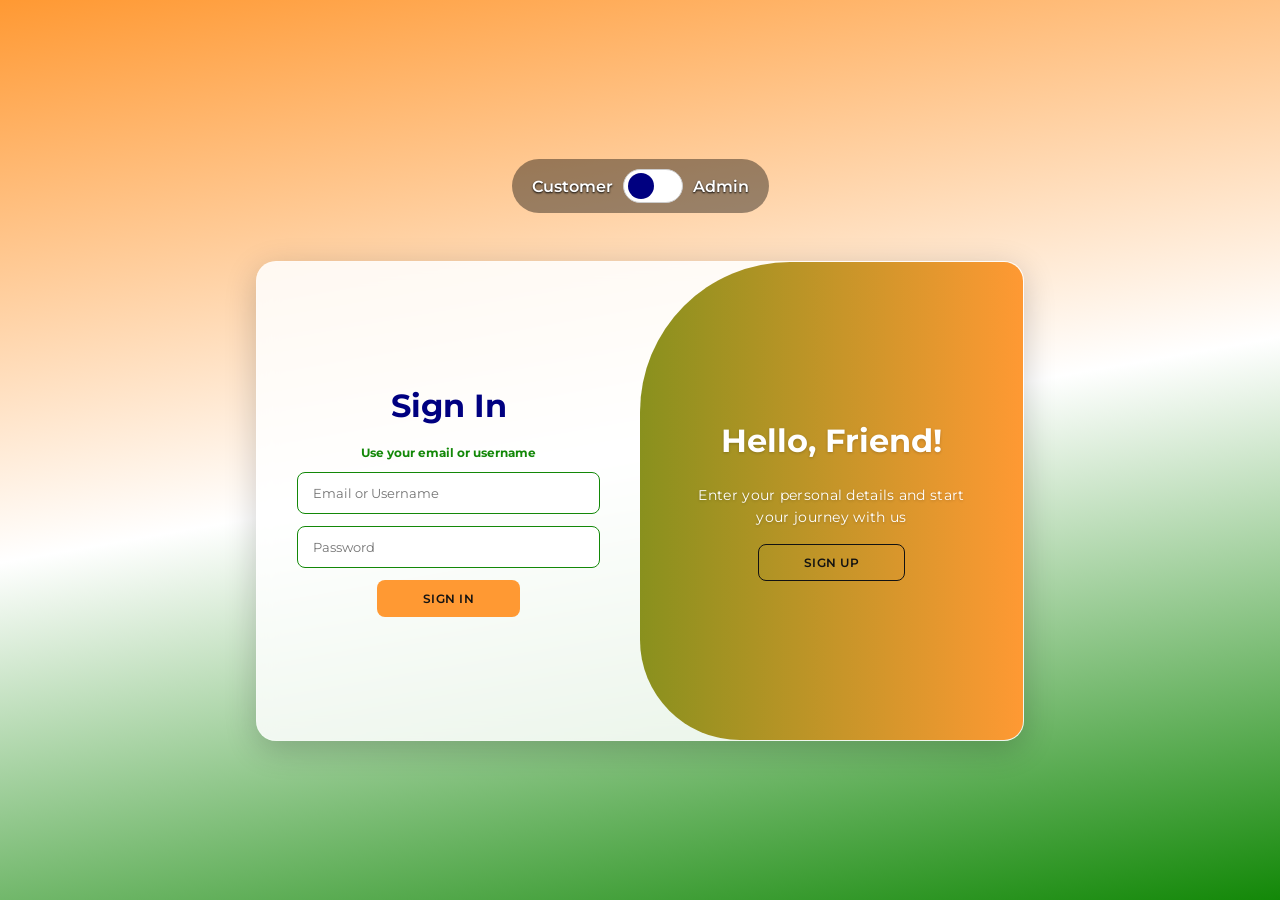
<file: index.html>
<!DOCTYPE html>
<html lang="en">
<head>
<meta charset="UTF-8">
<meta name="viewport" content="width=device-width, initial-scale=1.0">
<title>Customer/Admin Sign In</title>
<style>
@import url("https://fonts.googleapis.com/css2?family=Montserrat:wght@300;400;500;600;700&display=swap");

* { margin: 0; padding: 0; box-sizing: border-box; font-family: "Montserrat", sans-serif; }

body {
    background: linear-gradient(170deg, #FF9933, #FFFFFF, #138808);
    background-attachment: fixed;
    display: flex;
    align-items: center;
    justify-content: center;
    flex-direction: column;
    min-height: 100vh;
    gap: 2rem;
    padding: 1rem;
}

.container {
    position: relative;
    overflow: hidden;
    width: 768px;
    max-width: 100%;
    min-height: 480px;
    background: rgba(255, 255, 255, 0.85);
    backdrop-filter: blur(10px);
    border-radius: 20px;
    border: 1px solid rgba(255, 255, 255, 0.2);
    box-shadow: 0 8px 32px 0 rgba(0, 0, 0, 0.2);
}

.container h1 { color: #000080; margin-bottom: 0.5rem; }
.container p { font-size: 14px; line-height: 1.6; letter-spacing: 0.3px; color: #333; padding: 0 1rem; }
.container span { font-size: 12px; color: #138808; font-weight: bold; }
.container a { color: #138808; font-size: 13px; text-decoration: none; }
.container a:hover { text-decoration: underline; }

.container button { background-color: #FF9933; color: #121212; font-size: 12px; padding: 10px 45px; border: 1px solid transparent; border-radius: 8px; font-weight: 600; letter-spacing: 0.5px; text-transform: uppercase; cursor: pointer; transition: transform 0.2s ease; }
.container button:hover { transform: scale(1.05); }
.container button.hidden { background-color: transparent; border-color: #121212; color: #121212; }

.container form { background-color: transparent; display: flex; flex-direction: column; justify-content: center; align-items: center; gap: 0.75rem; padding: 0 40px; height: 100%; width: 100%; }
.container input { background-color: #fff; border: 1px solid #138808; padding: 12px 15px; font-size: 13px; border-radius: 8px; width: 100%; outline: none; color: #333; margin: 0; }
.container input:focus { border-color: #FF9933; }

.social-icons { margin-top: 1rem; }
.social-icons a { border: 1px solid #138808; border-radius: 50%; display: inline-flex; justify-content: center; align-items: center; margin: 0 5px; width: 40px; height: 40px; color: #138808; transition: background-color 0.2s, color 0.2s; }
.social-icons a:hover { background-color: #138808; color: #fff; }

.toggle { height: 100%; background: linear-gradient(to right, #138808, #FF9933); color: #fff; position: relative; left: -100%; width: 200%; transform: translateX(0); transition: all 0.6s ease-in-out; }
.toggle-panel h1, .toggle-panel p { color: #fff; text-shadow: 0 1px 3px rgba(0,0,0,0.2); }
.container.active .toggle { transform: translateX(50%); }

.login-toggle-container { display: flex; align-items: center; justify-content: center; gap: 10px; margin-bottom: 1rem; padding: 10px 20px; background: rgba(0,0,0,0.4); border-radius: 50px; }
.toggle-label { font-weight: 600; color: #fff; text-shadow: 0 1px 2px #000; }
.toggle-switch { position: relative; display: inline-block; width: 60px; height: 34px; }
.toggle-switch input { opacity: 0; width: 0; height: 0; }
.slider { position: absolute; cursor: pointer; top: 0; left: 0; right: 0; bottom: 0; background-color: #fff; border: 1px solid #ccc; transition: .4s; border-radius: 34px; }
.slider:before { position: absolute; content: ""; height: 26px; width: 26px; left: 4px; bottom: 3px; background-color: #000080; transition: .4s; border-radius: 50%; }
input:checked + .slider { background-color: #138808; }
input:checked + .slider:before { background-color: #FF9933; transform: translateX(26px); }

.form-container { position: absolute; top: 0; height: 100%; transition: transform 0.6s ease-in-out, opacity 0.6s ease-in-out, z-index 0.6s ease-in-out; }
.sign-in { left: 0; width: 50%; z-index: 2; }
.container.active .sign-in { transform: translateX(100%); opacity: 0; z-index: 1; }
.sign-up { left: 0; width: 50%; opacity: 0; z-index: 1; }
.container.active .sign-up { transform: translateX(100%); opacity: 1; z-index: 5; animation: move 0.6s; }

@keyframes move { 0%, 49.99% { opacity: 0; z-index: 1; } 50%, 100% { opacity: 1; z-index: 5; } }

.toggle-container { position: absolute; top: 0; left: 50%; width: 50%; height: 100%; overflow: hidden; transition: all 0.6s ease-in-out; border-radius: 150px 0 0 100px; z-index: 100; }
.container.active .toggle-container { transform: translateX(-100%); border-radius: 0 150px 100px 0; }
.toggle-panel { position: absolute; width: 50%; height: 100%; display: flex; flex-direction: column; align-items: center; justify-content: center; gap: 1rem; padding: 0 40px; text-align: center; top: 0; transform: translateX(0); transition: all 0.6s ease-in-out; }
.toggle-left { transform: translateX(-200%); }
.container.active .toggle-left { transform: translateX(0); }
.toggle-right { right: 0; transform: translateX(0); }
.container.active .toggle-right { transform: translateX(200%); }
.hidden-visually { display: none !important; }
</style>
</head>
<body>

<!-- Customer/Admin Toggle -->
<div class="login-toggle-container">
    <span class="toggle-label">Customer</span>
    <label class="toggle-switch">
        <input type="checkbox" id="role-toggle">
        <span class="slider"></span>
    </label>
    <span class="toggle-label">Admin</span>
</div>

<!-- Main Form Container -->
<div class="container" id="container">
    <div class="form-container sign-up">
        <form id="signup-form">
            <h1>Create Account</h1>
            <span>Use your email for registration</span>
            <input type="text" id="signup-name" placeholder="Name" required />
            <input type="email" id="signup-email" placeholder="Email" required />
            <input type="password" id="signup-password" placeholder="Password" required />
            <button type="submit">Sign Up</button>
        </form>
    </div>
    <div class="form-container sign-in">
        <form id="signin-form">
            <h1>Sign In</h1>
            <span>Use your email or username</span>
            <input type="text" id="signin-email-user" placeholder="Email or Username" required />
            <input type="password" id="signin-password" placeholder="Password" required/>
            <button type="submit">Sign In</button>
        </form>
    </div>
    <div class="toggle-container">
        <div class="toggle">
            <div class="toggle-panel toggle-left">
                <h1>Welcome Back!</h1>
                <p>To keep connected please sign in with your details</p>
                <button class="hidden" id="login">Sign In</button>
            </div>
            <div class="toggle-panel toggle-right">
                <h1>Hello, Friend!</h1>
                <p>Enter your personal details and start your journey with us</p>
                <button class="hidden" id="register">Sign Up</button>
            </div>
        </div>
    </div>
</div>

<script>
    // Local Storage Helpers
    function getUsers() { return JSON.parse(localStorage.getItem('users') || '[]'); }
    function saveUsers(users) { localStorage.setItem('users', JSON.stringify(users)); }

    // Toggle Container Animation
    const container = document.getElementById('container');
    document.getElementById('register').addEventListener('click', () => container.classList.add('active'));
    document.getElementById('login').addEventListener('click', () => container.classList.remove('active'));

    const roleToggle = document.getElementById('role-toggle');
     const signInForm = document.getElementById('signin-form');
    const signUpFormContainer = document.querySelector('.form-container.sign-up');
    const toggleContainer = document.querySelector('.toggle-container');
    const signInEmailUserInput = document.getElementById('signin-email-user');
    const signInTitle = signInForm.querySelector('h1');
    const signInSpan = signInForm.querySelector('span');


    roleToggle.addEventListener('change', function() {
        // Reset the form to clear any previous input
        signInForm.reset(); 
        
        if (this.checked) { // Admin Mode is ON
            // 1. Hide the "Sign Up" form and the entire toggle overlay
            signUpFormContainer.style.display = 'none';
            toggleContainer.style.display = 'none';

            // 2. Make sure the main container isn't in the "active" (sign-up) state
            container.classList.remove('active');

            // 3. Update the Sign In form for Admin login
            signInTitle.textContent = "Admin Login";
            signInEmailUserInput.placeholder = "Username";
            if (signInSpan) signInSpan.style.display = 'none'; // Hide the "or use your email" span

        } else { // Customer Mode is ON
            // 1. Restore the "Sign Up" form and the toggle overlay
            signUpFormContainer.style.display = ''; // Reverts to default CSS display
            toggleContainer.style.display = '';

            // 2. Update the Sign In form back to Customer login
            signInTitle.textContent = "Sign In";
            signInEmailUserInput.placeholder = "Email or Username";
            if (signInSpan) signInSpan.style.display = '';
        }
    });

    // --- NEW SIGN UP LOGIC WITH PASSWORD UPDATE FEATURE ---
    document.getElementById('signup-form').addEventListener('submit', (e) => {
        e.preventDefault();
        const name = document.getElementById('signup-name').value;
        const email = document.getElementById('signup-email').value.toLowerCase();
        const newPassword = document.getElementById('signup-password').value;
        let users = getUsers();

        const userIndex = users.findIndex(u => u.email === email);

        if (userIndex > -1) {
            // User exists, ask to update password
            const wantsToUpdate = confirm("An account with this email already exists. Do you want to update your password and sign in?");
            
            if (wantsToUpdate) {
                users[userIndex].password = newPassword;
                saveUsers(users);

                sessionStorage.setItem('userRole', 'customer');
                sessionStorage.setItem('customerName', users[userIndex].name);
                alert("Password updated successfully! You are now logged in.");
                window.location.href = 'parking10.html';
            } else {
                alert("Password not updated. Please sign in with your old password.");
                container.classList.remove('active');
            }
            return;
        }

        // Standard logic for a completely new user
        users.push({ name, email, password: newPassword });
        saveUsers(users);
        alert("Account created successfully! Please sign in.");
        container.classList.remove('active');
    });

    // --- SIGN IN LOGIC (Unchanged) ---
    document.getElementById('signin-form').addEventListener('submit', (e) => {
        e.preventDefault();
        const emailOrUser = document.getElementById('signin-email-user').value.toLowerCase();
        const password = document.getElementById('signin-password').value;
        const isAdminMode = roleToggle.checked;

        if (isAdminMode) {
            if (emailOrUser === 'admin' && password === 'admin') {
                sessionStorage.setItem('userRole', 'admin');
                alert("Admin login successful!");
                window.location.href = 'admin.html';
            } else {
                alert("Invalid Admin credentials.");
            }
        } else {
            let users = getUsers();
            let user = users.find(u => u.email === emailOrUser && u.password === password);
            
            if (user) {
                sessionStorage.setItem('userRole', 'customer');
                sessionStorage.setItem('customerName', user.name);
                alert(`Welcome back, ${user.name}!`);
                window.location.href = 'parking10.html';
            } else {
                alert("Invalid email or password. Please sign up if you don't have an account.");
            }
        }
    });
</script>
</body>
</html>
</file>
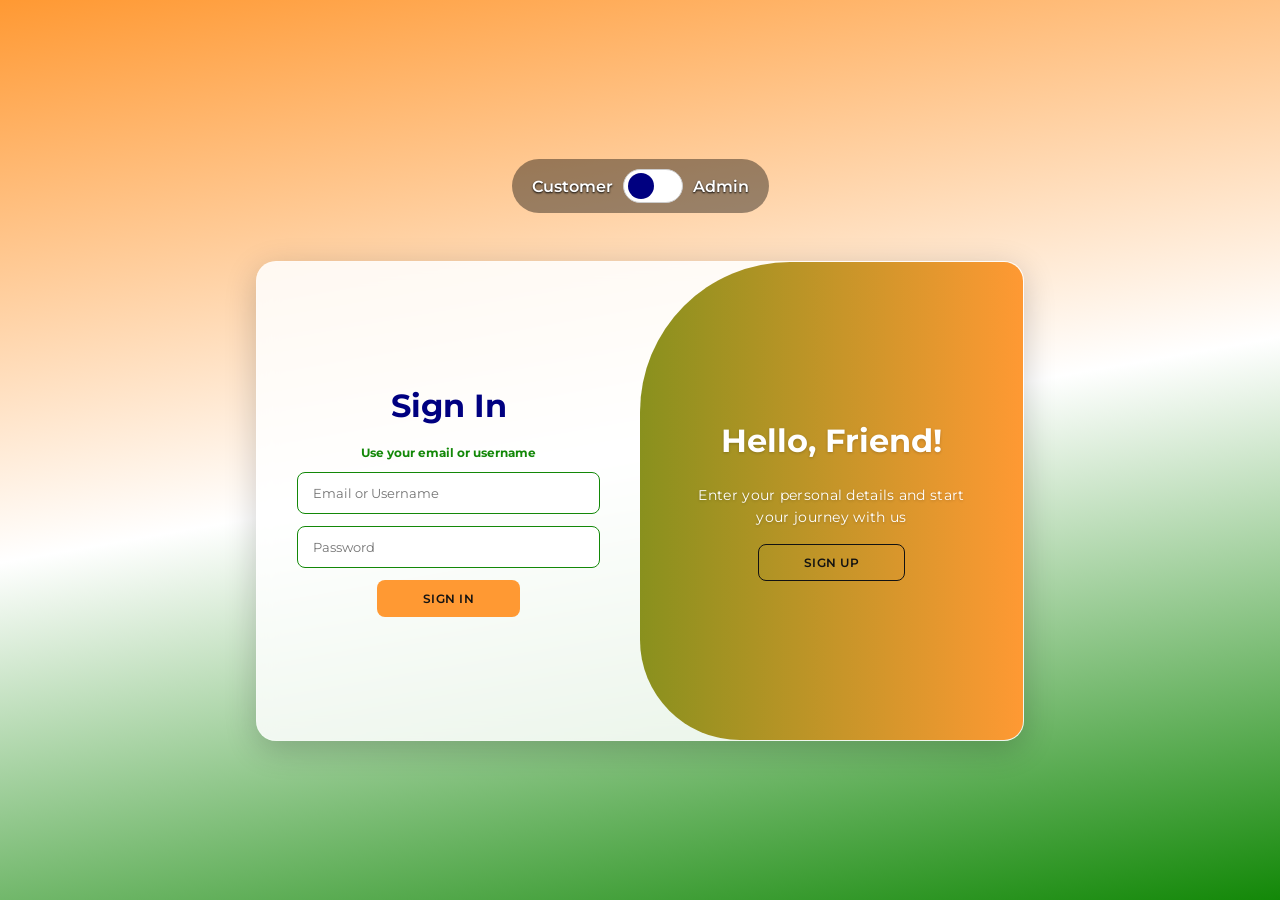
<file: parking2.html>
<!DOCTYPE html>
<html lang="en">
<head>
  <meta charset="UTF-8" />
  <meta name="viewport" content="width=device-width, initial-scale=1" />
  <title>SmartPark - Smart Parking Token System</title>
  <head>
  <link rel="stylesheet" href="style.css" />
  <script src="script.js" defer></script>
<script src="ajax.jsx" defer></script>

  <style>
/* FOOTER */
footer {
  background-color: #111;
  color: #00ffd5;
  padding: 2rem 1rem;
  border-top: 1px solid #00ffd5;
  text-align: center;
}

.footer-img {
  width: 32px;
  height: 32px;
  vertical-align: middle;
}

.footer-container {
  max-width: 1000px;
  margin: 0 auto;
}

.footer-logo {
  font-size: 1.5rem;
  font-weight: bold;
  margin-bottom: 1rem;
}

.footer-links {
  margin-bottom: 1rem;
}

.footer-links a {
  margin: 0 0.8rem;
  color: #00ffd5;
  text-decoration: none;
  font-weight: 600;
  transition: color 0.3s ease;
}

.footer-links a:hover {
  color: #0ff;
}

.footer-copy {
  font-size: 0.9rem;
  color: #55fff7;
}

    /* Reset and base */
    * {
      box-sizing: border-box;
    }
    body {
      margin: 0;
      font-family: 'Segoe UI', Tahoma, Geneva, Verdana, sans-serif;
      background: #121212;
      color: #00ffd5;
      min-height: 100vh;
      display: flex;
      flex-direction: column;
      justify-content: space-between;
    }

    /* HEADER */
    header {
      background: #111;
      padding: 1rem 2rem;
      display: flex;
      align-items: center;
      justify-content: space-between;
      border-bottom: 1px solid #00ffd5;
      position: sticky;
      top: 0;
      z-index: 100;
    }
    header .logo {
      font-weight: bold;
      font-size: 1.5rem;
      cursor: default;
    }
    nav ul {
      list-style: none;
      display: flex;
      gap: 1.5rem;
      margin: 0;
      padding: 0;
    }
    nav a {
      text-decoration: none;
      color: #00ffd5;
      font-weight: 600;
      transition: color 0.3s;
    }
    nav a:hover {
      color: #0ff;
    }
     
    /* HERO */
    .hero {
      padding: 4rem 2rem 3rem;
      text-align: center;
      max-width: 800px;
      margin: 0 auto;
    }
    .hero h1 {
      font-size: 3rem;
      margin-bottom: 0.5rem;
    }
    .hero p {
      font-size: 1.25rem;
      color: #55fff7;
      margin-bottom: 2rem;
      line-height: 1.5;
    }
    .hero button {
      background: #00ffd5;
      border: none;
      color: #121212;
      font-weight: 700;
      padding: 0.75rem 2rem;
      border-radius: 30px;
      font-size: 1.1rem;
      cursor: pointer;
      transition: background-color 0.3s;
    }
    .hero button:hover {
      background: #00e6bf;
    }

    /* BOOKING FORM */
    #booking-section {
      max-width: 600px;
      margin: 2rem auto 3rem;
      background: #1a1a1a;
      padding: 2rem;
      border-radius: 10px;
      box-shadow: 0 0 15px #00ffd5aa;
    }
    #booking-section h2 {
      text-align: center;
      margin-bottom: 1.5rem;
      font-weight: 700;
      color: #00ffd5;
    }
    form label {
      display: block;
      margin-bottom: 0.3rem;
      font-weight: 600;
      color: #00ffd5;
    }
    form input,
    form select {
      width: 100%;
      padding: 0.6rem 0.8rem;
      margin-bottom: 1.2rem;
      border-radius: 6px;
      border: 1.5px solid #00ffd5;
      background: #121212;
      color: #00ffd5;
      font-size: 1rem;
      outline-offset: 2px;
      transition: border-color 0.3s;
    }
    form input:focus,
    form select:focus {
      border-color: #0ff;
    }
    form small {
      display: block;
      margin-top: -1rem;
      margin-bottom: 1rem;
      font-size: 0.85rem;
      color: #00ffd5aa;
    }
    form button[type="submit"],
    #upi-payment button,
    #download-receipt,
    #send-receipt {
      width: 100%;
      padding: 0.75rem 0;
      background: #00ffd5;
      border: none;
      border-radius: 8px;
      font-weight: 700;
      font-size: 1.1rem;
      color: #121212;
      cursor: pointer;
      margin-top: 0.5rem;
      transition: background-color 0.3s;
    }
    form button[type="submit"]:hover,
    #upi-payment button:hover,
    #download-receipt:hover,
    #send-receipt:hover {
      background: #00e6bf;
    }

    /* UPI payment section */
    #upi-payment {
      display: none;
      text-align: center;
      margin-bottom: 1rem;
    }
    #upi-payment p {
      margin-bottom: 0.5rem;
      font-weight: 600;
      color: #00ffd5;
    }
    #upi-payment img {
      width: 150px;
      height: 150px;
      margin-bottom: 1rem;
      border-radius: 10px;
      box-shadow: 0 0 10px #00ffd5aa;
    }

    /* Receipt section */
    #receipt-section {
      max-width: 600px;
      margin: 0 auto 3rem;
      background: #222;
      color: #0f0;
      padding: 1.5rem;
      border-radius: 10px;
      font-family: monospace;
      white-space: pre-wrap;
      display: none;
    }
    #receipt-section h3 {
      margin-top: 0;
      margin-bottom: 1rem;
      color: #00ffd5;
      text-align: center;
    }
    #receipt-section button {
      width: auto;
      margin-top: 1rem;
      padding: 0.5rem 1.5rem;
      display: inline-block;
    }
    #send-receipt {
      background: #008000;
      color: white;
      margin-left: 1rem;
    }

    /* Responsive */
    @media (max-width: 640px) {
      .hero h1 {
        font-size: 2.2rem;
      }
      #booking-section, #receipt-section {
        margin: 1rem;
      }
    }
    .banner-img {
      width: 100%;
      height: auto;
    }
  </style>
</head>
<body>
   <script>
    // Check if the 'loggedIn' flag is not 'true' in sessionStorage
    if (sessionStorage.getItem('loggedIn') !== 'true') {
      // If the user is not logged in, redirect them to the login page
      window.location.href = 'index.html';
    }
  </script>

  <!-- HEADER -->
  <header>
    <div class="logo">SmartPark</div>
    <nav>
      <ul>
        <li><a href="#booking-section">Book Now</a></li>
        <li><a href="#hero">Home</a></li>
        <!-- Add a logout button -->
        <li><a href="#" id="logout-btn">Logout</a></li>
      </ul>
    

    </nav>
  </header>

  <!-- HERO -->
  <section class="hero" id="hero">
<img src="C:\xampp\htdocs\parking/1.png" alt="Smart Parking Banner" class="banner-img">
    <p>Reserve your parking slot easily with instant payment and secure tokens. Choose your slot, vehicle type, and pay online!</p>
    <button onclick="document.getElementById('booking-section').scrollIntoView({behavior:'smooth'})">Book Your Slot</button>
  </section>


  <!-- BOOKING FORM -->
  <section id="booking-section">
    <h2>Book Your Parking Slot</h2>
    <form id="booking-form">
      <label for="fullname">Full Name</label>
      <input type="text" id="fullname" name="fullname" placeholder="John Doe" required />

      <label for="mobile">Mobile Number</label>
      <input type="tel" id="mobile" name="mobile" placeholder="+1 234 567 8901" pattern="[0-9+ ]{7,15}" required />

      <label for="vehicle">Vehicle Number</label>
      <input type="text" id="vehicle" name="vehicle" placeholder="ABC-1234" required />

      <label for="email">Email Address</label>
      <input type="email" id="email" name="email" placeholder="you@example.com" required />

      <label for="datetime">Date & Time</label>
      <input type="datetime-local" id="datetime" name="datetime" required />

      <label for="slot">Select Slot</label>
      <select id="slot" name="slot" disabled required>
        <option value="" disabled selected>Select your slot</option>
        <option value="A1">A1</option>
        <option value="B1">B1</option>
        <option value="C1">C1</option>
        <option value="D1">D1</option>
        <option value="E1">E1</option>
      </select>
      <small>* Each slot represents 100 parking spaces available</small>

      <label for="vehicleType">Vehicle Type</label>
      <select id="vehicleType" name="vehicleType" disabled required>
        <option value="" disabled selected>Select vehicle type</option>
        <option value="2wheeler">2-Wheeler</option>
        <option value="4wheeler">4-Wheeler</option>
      </select>

      <label for="payment">Payment Method</label>
      <select id="payment" name="payment" required>
        <option value="" disabled selected>Select payment method</option>
        <option value="card">Credit / Debit Card</option>
        <option value="upi">UPI</option>
        <option value="wallet">Wallet</option>
      </select>

      <div id="upi-payment">
        <p>Scan this UPI QR code to pay:</p>
        <img src="https://api.qrserver.com/v1/create-qr-code/?size=150x150&data=upi://pay?pa=smartpark@upi&pn=SmartPark&am=100" alt="UPI QR Code" />
        <button type="button" id="confirm-payment-btn">Confirm Payment</button>
      </div>
      </div>

      <button type="submit" id="submit-btn">Pay & Confirm</button>
    </form>
  </section>

  <!-- RECEIPT SECTION -->
  <section id="receipt-section">
    <h3>Booking Receipt</h3>
    <pre id="receipt-content"></pre>
    <button id="download-receipt">Download Receipt</button>
    <button id="send-receipt">Send to Mobile</button>
  </section>
  <script>
// ...existing code...
    // All your existing JavaScript for the booking form goes here...
    // --- Add this new code for the logout button ---
    const logoutBtn = document.getElementById('logout-btn');
    logoutBtn.addEventListener('click', (event) => {
      event.preventDefault(); // Prevent the link from navigating
      // 1. Remove the loggedIn flag from session storage
      sessionStorage.removeItem('loggedIn');
      // 2. Redirect the user back to the login page
      window.location.href = 'index.html';
    });
    // Elements
/*
const mobile = document.getElementById("mobile").value;
const message = encodeURIComponent("✅ Parking booked! Your slot is confirmed. Thank you!");
const whatsappURL = `https://wa.me/91${mobile}?text=${message}`;
window.open(whatsappURL, "_blank");
*/
   
    const fullname = document.getElementById('fullname');
    const mobile = document.getElementById('mobile');
    const vehicle = document.getElementById('vehicle');
    const email = document.getElementById('email');
    const datetime = document.getElementById('datetime');
    const slot = document.getElementById('slot');
    const vehicleType = document.getElementById('vehicleType');
    const payment = document.getElementById('payment');
    const upiPaymentDiv = document.getElementById('upi-payment');
    const confirmPaymentBtn = document.getElementById('confirm-payment-btn');
    const bookingForm = document.getElementById('booking-form');
    const submitBtn = document.getElementById('submit-btn');
    const receiptSection = document.getElementById('receipt-section');
    const receiptContent = document.getElementById('receipt-content');
    const downloadReceiptBtn = document.getElementById('download-receipt');
    const sendReceiptBtn = document.getElementById('send-receipt');

    // Enable slot & vehicle type only after filling personal details
    function checkDetailsFilled() {
      if (
        fullname.value.trim() !== '' &&
        mobile.validity.valid &&
        vehicle.value.trim() !== '' &&
        email.validity.valid &&
        datetime.value !== ''
      ) {
        slot.disabled = false;
        vehicleType.disabled = false;
      } else {
        slot.disabled = true;
        vehicleType.disabled = true;
        slot.value = '';
        vehicleType.value = '';
      }
    }

    [fullname, mobile, vehicle, email, datetime].forEach(input => {
      input.addEventListener('input', checkDetailsFilled);
    });

    // Show or hide UPI payment QR code based on payment method
    payment.addEventListener('change', () => {
      if(payment.value === 'upi'){
        upiPaymentDiv.style.display = 'block';
        submitBtn.style.display = 'none';
      } else {
        upiPaymentDiv.style.display = 'none';
        submitBtn.style.display = 'inline-block';
      }
    });

    // On Confirm Payment (UPI)
    confirmPaymentBtn.addEventListener('click', () => {
      alert('Payment successful via UPI! Generating your receipt...');

      // Hide QR and submit button
      upiPaymentDiv.style.display = 'none';
      submitBtn.style.display = 'none';

      generateReceipt('UPI');
    });

    // Generate and show receipt content
    function generateReceipt(paymentMethod) {
      const receiptText = `
--- SmartPark Booking Receipt ---

Name: ${fullname.value}
Mobile: ${mobile.value}
Email: ${email.value}
Vehicle No.: ${vehicle.value}
Date & Time: ${new Date(datetime.value).toLocaleString()}
Slot: ${slot.value}
Vehicle Type: ${vehicleType.options[vehicleType.selectedIndex].text}
Payment Method: ${paymentMethod}

Thank you for choosing SmartPark!
`;
      receiptContent.textContent = receiptText;
      receiptSection.style.display = 'block';
    }

    // Download receipt as .txt file
    downloadReceiptBtn.addEventListener('click', () => {
      const blob = new Blob([receiptContent.textContent], { type: 'text/plain' });
      const url = URL.createObjectURL(blob);
      const a = document.createElement('a');
      a.href = url;
      a.download = 'SmartPark_Booking_Receipt.txt';
      a.click();
      URL.revokeObjectURL(url);
    });

    // Simulate sending receipt to mobile
    sendReceiptBtn.addEventListener('click', () => {
      alert(`Receipt sent to mobile number: ${mobile.value}`);
    });

    // Handle form submission for non-UPI payments
    bookingForm.addEventListener('submit', e => {
      e.preventDefault();

      if(payment.value === 'upi'){
        alert('Please confirm UPI payment using the QR code.');
        return;
      }

      generateReceipt(payment.options[payment.selectedIndex].text);

      // Optionally, reset form after booking
      // bookingForm.reset();
      // slot.disabled = true;
      // vehicleType.disabled = true;
    });
  </script>
<!-- FOOTER -->
        <img src="C:\xampp\htdocs\parking/13.png" alt="Smart Parking Banner" class="footer-img"></a>
  <div class="footer-container">
    <div class="footer-logo">🚗 SmartPark</div>
    <div class="footer-links">
      <a href="#hero">Home</a>
      <a href="#booking-section">Book Slot
    <a href="privacy.html">Privacy Policy</a>
      <a href="terms.html">Terms of Use</a>
    </div>
    <p class="footer-copy">© 2025 SmartPark. Built with ❤️ by Aadesh Bhamare.</p>
  </div>
</footer>

</body>
</html>
</file>
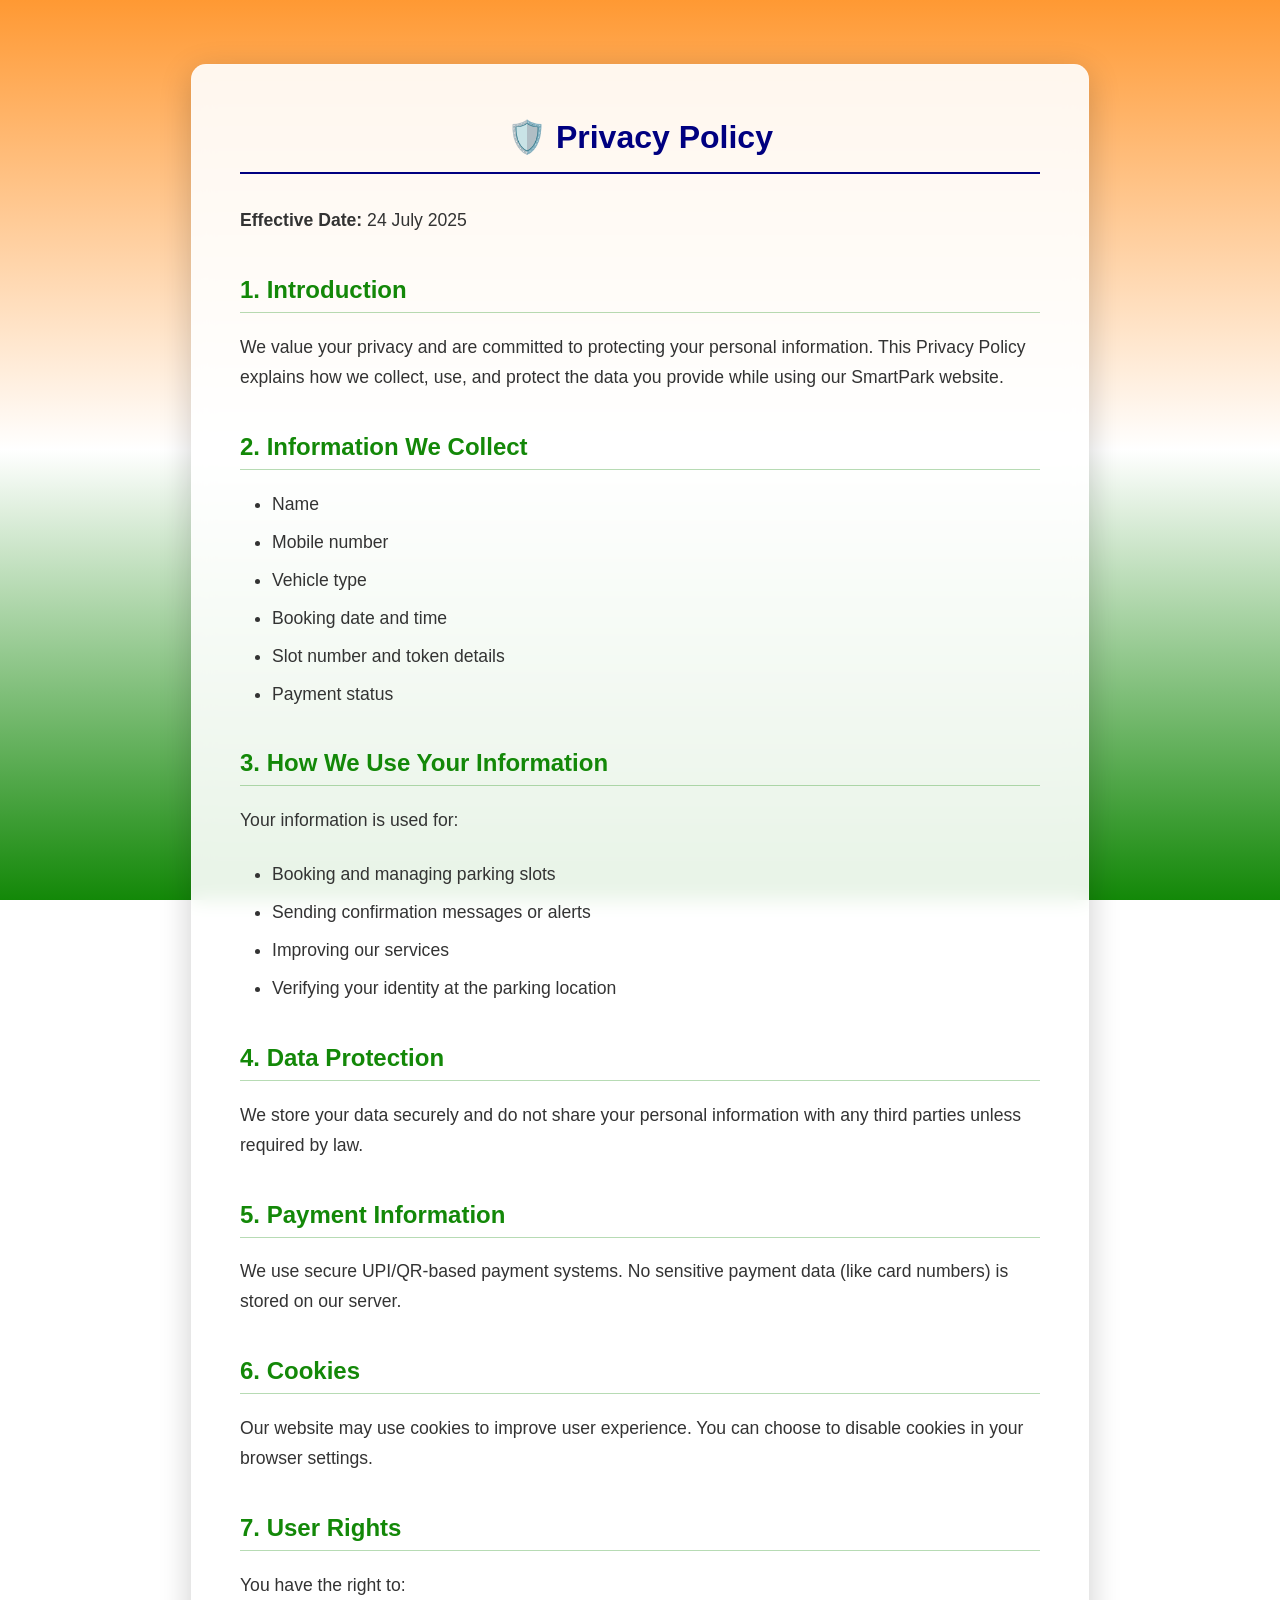
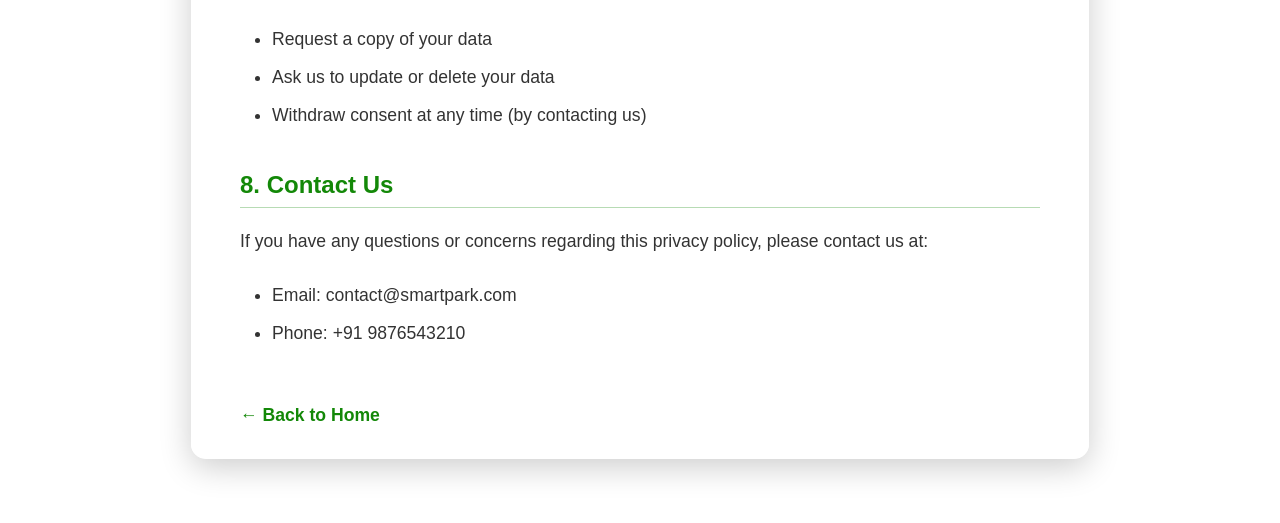
<file: privacy.html>
<!DOCTYPE html>
<html lang="en">
<head>
    <meta charset="UTF-8">
    <meta name="viewport" content="width=device-width, initial-scale=1.0">
    <title>Privacy Policy - SmartPark</title>
    <style>
        body {
            /* The Indian flag gradient background */
            background: linear-gradient(to bottom, #FF9933, #FFFFFF, #138808);
            background-attachment: fixed; /* Ensures the gradient doesn't scroll */
            font-family: 'Segoe UI', Tahoma, Geneva, Verdana, sans-serif;
            margin: 0;
            padding: 2rem;
            min-height: 100vh;
        }

        /* Frosted glass container for the content */
        .container {
            max-width: 800px;
            margin: 2rem auto;
            padding: 2rem 3rem;
            background: rgba(255, 255, 255, 0.9); /* Slightly more opaque for better text readability */
            backdrop-filter: blur(10px);
            border-radius: 15px;
            border: 1px solid rgba(255, 255, 255, 0.2);
            box-shadow: 0 8px 32px 0 rgba(0, 0, 0, 0.2);
        }

        /* Main heading (Ashoka Chakra blue) */
        h1 {
            color: #000080;
            text-align: center;
            border-bottom: 2px solid #000080;
            padding-bottom: 1rem;
            margin-bottom: 2rem;
        }

        /* Subheadings (Indian flag green) */
        h2 {
            color: #138808;
            margin-top: 2.5rem;
            border-bottom: 1px solid rgba(19, 136, 8, 0.3);
            padding-bottom: 0.5rem;
        }

        /* Dark, readable text for paragraphs and lists */
        p, ul {
            color: #333;
            line-height: 1.7;
            font-size: 1.1rem;
            margin-bottom: 1.5rem;
        }

        ul {
            padding-left: 2rem; /* Indent lists properly */
        }

        li {
            margin-bottom: 0.5rem; /* Space out list items */
        }
        
        /* Thematic "Back" link */
        a {
            color: #138808; /* Indian flag green */
            text-decoration: none;
            font-weight: bold;
            font-size: 1.1rem;
            display: inline-block;
            margin-top: 2rem;
            transition: transform 0.2s ease;
        }

        a:hover {
            text-decoration: underline;
            transform: translateX(-5px); /* Interactive "back" movement on hover */
        }
    </style>
</head>
<body>

    <div class="container">
        <h1>🛡️ Privacy Policy</h1>
        <p><strong>Effective Date:</strong> 24 July 2025</p>

        <h2>1. Introduction</h2>
        <p>We value your privacy and are committed to protecting your personal information. This Privacy Policy explains how we collect, use, and protect the data you provide while using our SmartPark website.</p>

        <h2>2. Information We Collect</h2>
        <ul>
            <li>Name</li>
            <li>Mobile number</li>
            <li>Vehicle type</li>
            <li>Booking date and time</li>
            <li>Slot number and token details</li>
            <li>Payment status</li>
        </ul>

        <h2>3. How We Use Your Information</h2>
        <p>Your information is used for:</p>
        <ul>
            <li>Booking and managing parking slots</li>
            <li>Sending confirmation messages or alerts</li>
            <li>Improving our services</li>
            <li>Verifying your identity at the parking location</li>
        </ul>

        <h2>4. Data Protection</h2>
        <p>We store your data securely and do not share your personal information with any third parties unless required by law.</p>

        <h2>5. Payment Information</h2>
        <p>We use secure UPI/QR-based payment systems. No sensitive payment data (like card numbers) is stored on our server.</p>

        <h2>6. Cookies</h2>
        <p>Our website may use cookies to improve user experience. You can choose to disable cookies in your browser settings.</p>

        <h2>7. User Rights</h2>
        <p>You have the right to:</p>
        <ul>
            <li>Request a copy of your data</li>
            <li>Ask us to update or delete your data</li>
            <li>Withdraw consent at any time (by contacting us)</li>
        </ul>

        <h2>8. Contact Us</h2>
        <p>If you have any questions or concerns regarding this privacy policy, please contact us at:</p>
        <ul>
            <li>Email: contact@smartpark.com</li>
            <li>Phone: +91 9876543210</li>
        </ul>

        <a href="parking10.html">← Back to Home</a>
    </div>

</body>
</html>
</file>
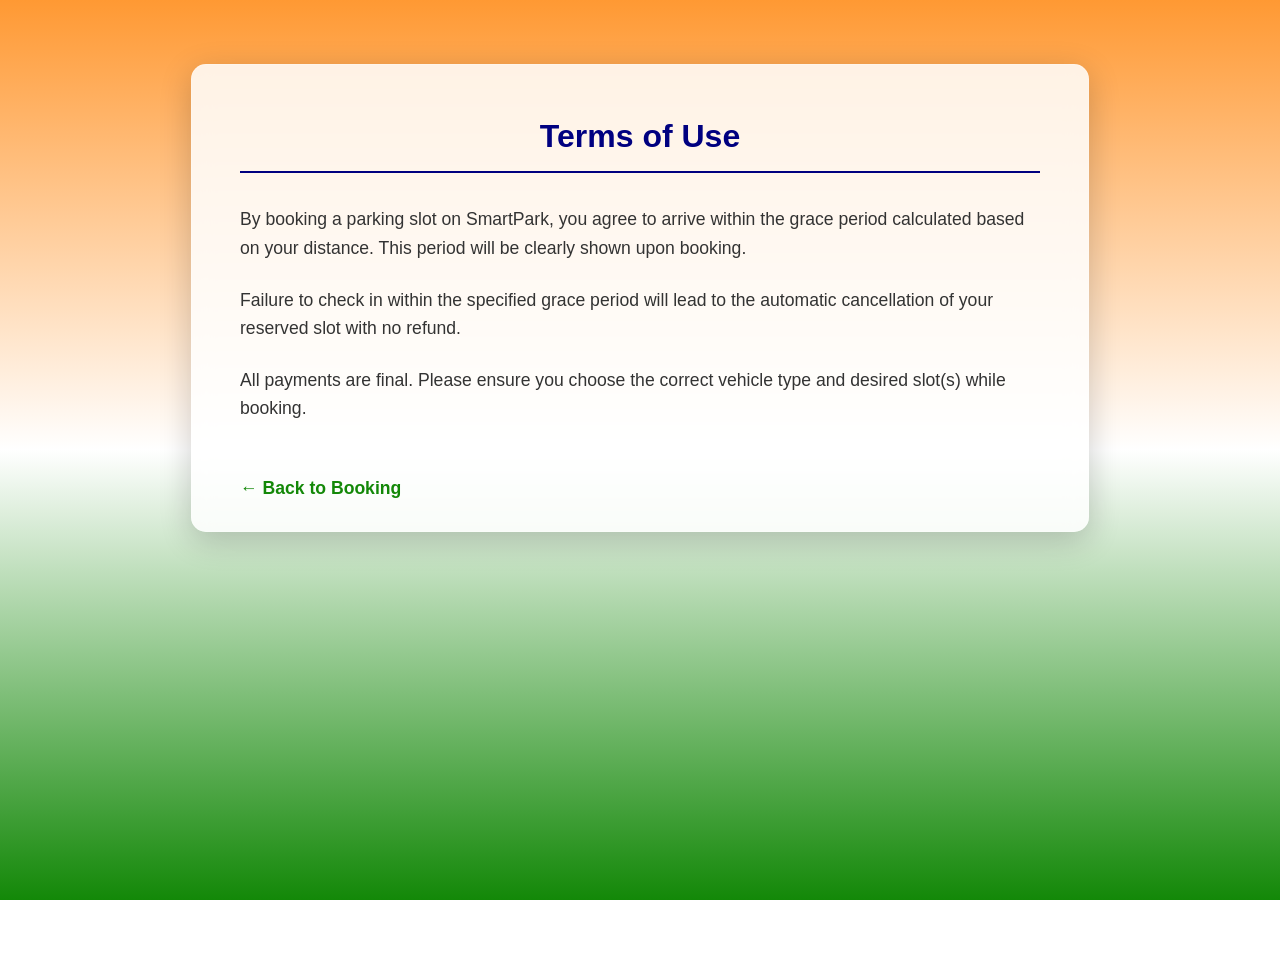
<file: terms.html>
<!DOCTYPE html>
<html lang="en">
<head>
  <meta charset="UTF-8">
  <meta name="viewport" content="width=device-width, initial-scale=1.0">
  <title>Terms of Use - SmartPark</title>
  <style>
    body {
      /* The Indian flag gradient background */
      background: linear-gradient(to bottom, #FF9933, #FFFFFF, #138808);
      background-attachment: fixed; /* Ensures the gradient doesn't scroll with content */
      font-family: 'Segoe UI', Tahoma, Geneva, Verdana, sans-serif;
      margin: 0;
      padding: 2rem;
      min-height: 100vh; /* Ensures gradient covers the full page height */
    }

    /* A container for the content to improve readability */
    .container {
      max-width: 800px;
      margin: 2rem auto; /* Centers the container on the page */
      padding: 2rem 3rem;
      /* Frosted glass effect */
      background: rgba(255, 255, 255, 0.85);
      backdrop-filter: blur(10px); /* This creates the blur */
      border-radius: 15px;
      border: 1px solid rgba(255, 255, 255, 0.2);
      box-shadow: 0 8px 32px 0 rgba(0, 0, 0, 0.2);
    }

    /* Thematic heading color (Ashoka Chakra blue) */
    h1 {
      color: #000080;
      text-align: center;
      border-bottom: 2px solid #000080;
      padding-bottom: 1rem;
      margin-bottom: 2rem;
    }

    /* Dark text for best readability on the light container */
    p {
      color: #333;
      line-height: 1.6;
      font-size: 1.1rem;
      margin-bottom: 1.5rem;
    }

    /* Thematic link color (Indian flag green) */
    a {
      color: #138808;
      text-decoration: none;
      font-weight: bold;
      font-size: 1.1rem;
      display: inline-block; /* Allows for padding and margin */
      margin-top: 2rem;
      transition: transform 0.2s ease;
    }

    a:hover {
      text-decoration: underline;
      transform: translateX(-5px); /* Adds a little "back" movement on hover */
    }
  </style>
</head>
<body>

  <div class="container">
    <h1>Terms of Use</h1>
    <p>By booking a parking slot on SmartPark, you agree to arrive within the grace period calculated based on your distance. This period will be clearly shown upon booking.</p>
    <p>Failure to check in within the specified grace period will lead to the automatic cancellation of your reserved slot with no refund.</p>
    <p>All payments are final. Please ensure you choose the correct vehicle type and desired slot(s) while booking.</p>
    
    <a href="parking10.html">← Back to Booking</a>
  </div>

</body>
</html>
</file>
<file: style.css>
@import url('https://fonts.googleapis.com/css2?family=Roboto:ital,wght@0,100..900;1,100..900&display=swap');

* {
    margin: 0;
    padding: 0;
    box-sizing: border-box;
    font-family: 'Montserrat', sans-serif;
}

body {
    background-color: #207194;
    background: linear-gradient(to right, #eb6983, #b4dc12);
    display: flex;
    align-items: center;
    justify-content: center;
    flex-direction: column;
    height: 100vh;
}

.container {
    background-color: #f0ffff;
    border-radius: 30px;
    box-shadow: 0 5px 15px rgba(0, 0, 0, 0.35);
    position: relative;
    overflow: hidden;
    width: 768px;
    max-width: 100%;
    min-height: 480px;
}

.container p {
    font-size: 14px;
    line-height: 20px;
    letter-spacing: 0.3px;
    margin: 20px 0;
}

.container span {
    font-size: 12px;
}

.container a {
    color: #ccc;
    font-size: 13px;
    text-decoration: none;
    margin: 15px 0 10px;
}

.container button {
    background-color: #512da5;
    color: #fff;
    font-size: 12px;
    padding: 10px 45px;
    border: 1px solid transparent;
    border-radius: 8px;
    font-weight: 600;
    letter-spacing: 0.5px;
    text-transform: uppercase;
    margin-top: 10px;
    cursor: pointer;
}

.container button.hidden {
    background-color: transparent;
    border-color: #fff;
}

.container form {
    background-color: #fff;
    display: flex;
    align-items: center;
    justify-content: center;
    flex-direction: column;
    padding: 0 40px;
    height: 100%;
}

.container input {
    background-color: #eee;
    border: none;
    margin: 8px 0;
    padding: 10px 15px;
    font-size: 13px;
    border-radius: 8px;
    width: 100%;
    outline: none;
}

.form-container {
    position: absolute;
    top: 0;
    height: 100%;
    transition: all 0.6s ease-in-out;
}

.sign-in {
    left: 0;
    width: 50%;
    z-index: 2;
}

.container.active .sign-in {
    transform: translateX(100%);
}

.sign-up {
    left: 0;
    width: 50%;
    opacity: 0;
    z-index: 1;
}

.container.active .sign-up {
    transform: translateX(100%);
    opacity: 1;
    z-index: 5;
    animation: move 0.6s;
}

@keyframes move {
    0%, 49.99% {
        opacity: 0;
        z-index: 1;
    }
    50%, 100% {
        opacity: 1;
        z-index: 5;
    }
}

.social-icons {
    margin: 20px 0;
}

.social-icons a {
    border: 1px solid #ccc;
    border-radius: 20%;
    display: inline-flex;
    justify-content: center;
    align-items: center;
    margin: 0 3px;
    width: 40px;
    height: 40px;
}

.toggle-container {
    position: absolute;
    top: 0;
    left: 50%;
    width: 50%;
    height: 100%;
    overflow: hidden;
    transition: all 0.6s ease-in-out;
    border-radius: 150px 0 0 100px;
    z-index: 1000;
}

.container.active .toggle-container {
    transform: translateX(-100%);
    border-radius: 0 150px 100px 0;
}

.toggle {
    background-color: #ffe207d7;
    height: 100%;
    background: linear-gradient(to right, #5c6b5c, #b4dc12);
    color: #207194;
    position: relative;
    left: -100%;
    height: 100%;
    width: 200%;
    transform: translateX(0);
    transition: all 0.6s ease-in-out;
}

.container.active .toggle {
    transform: translateX(50%);
}

.toggle-panel {
    position: absolute;
    width: 50%;
    height: 100%;
    display: flex;
    align-items: center;
    justify-content: center;
    flex-direction: column;
    padding: 0 30px;
    text-align: center;
    top: 0;
    transform: translateX(0);
    transition: all 0.6s ease-in-out;
}

.toggle-left {
    transform: translateX(-200%);
}

.container.active .toggle-left {
    transform: translateX(0);
}

.toggle-right {
    right: 0;
    transform: translateX(0);
}

.container.active .toggle-right {
    transform: translateX(200%);
}
</file>
